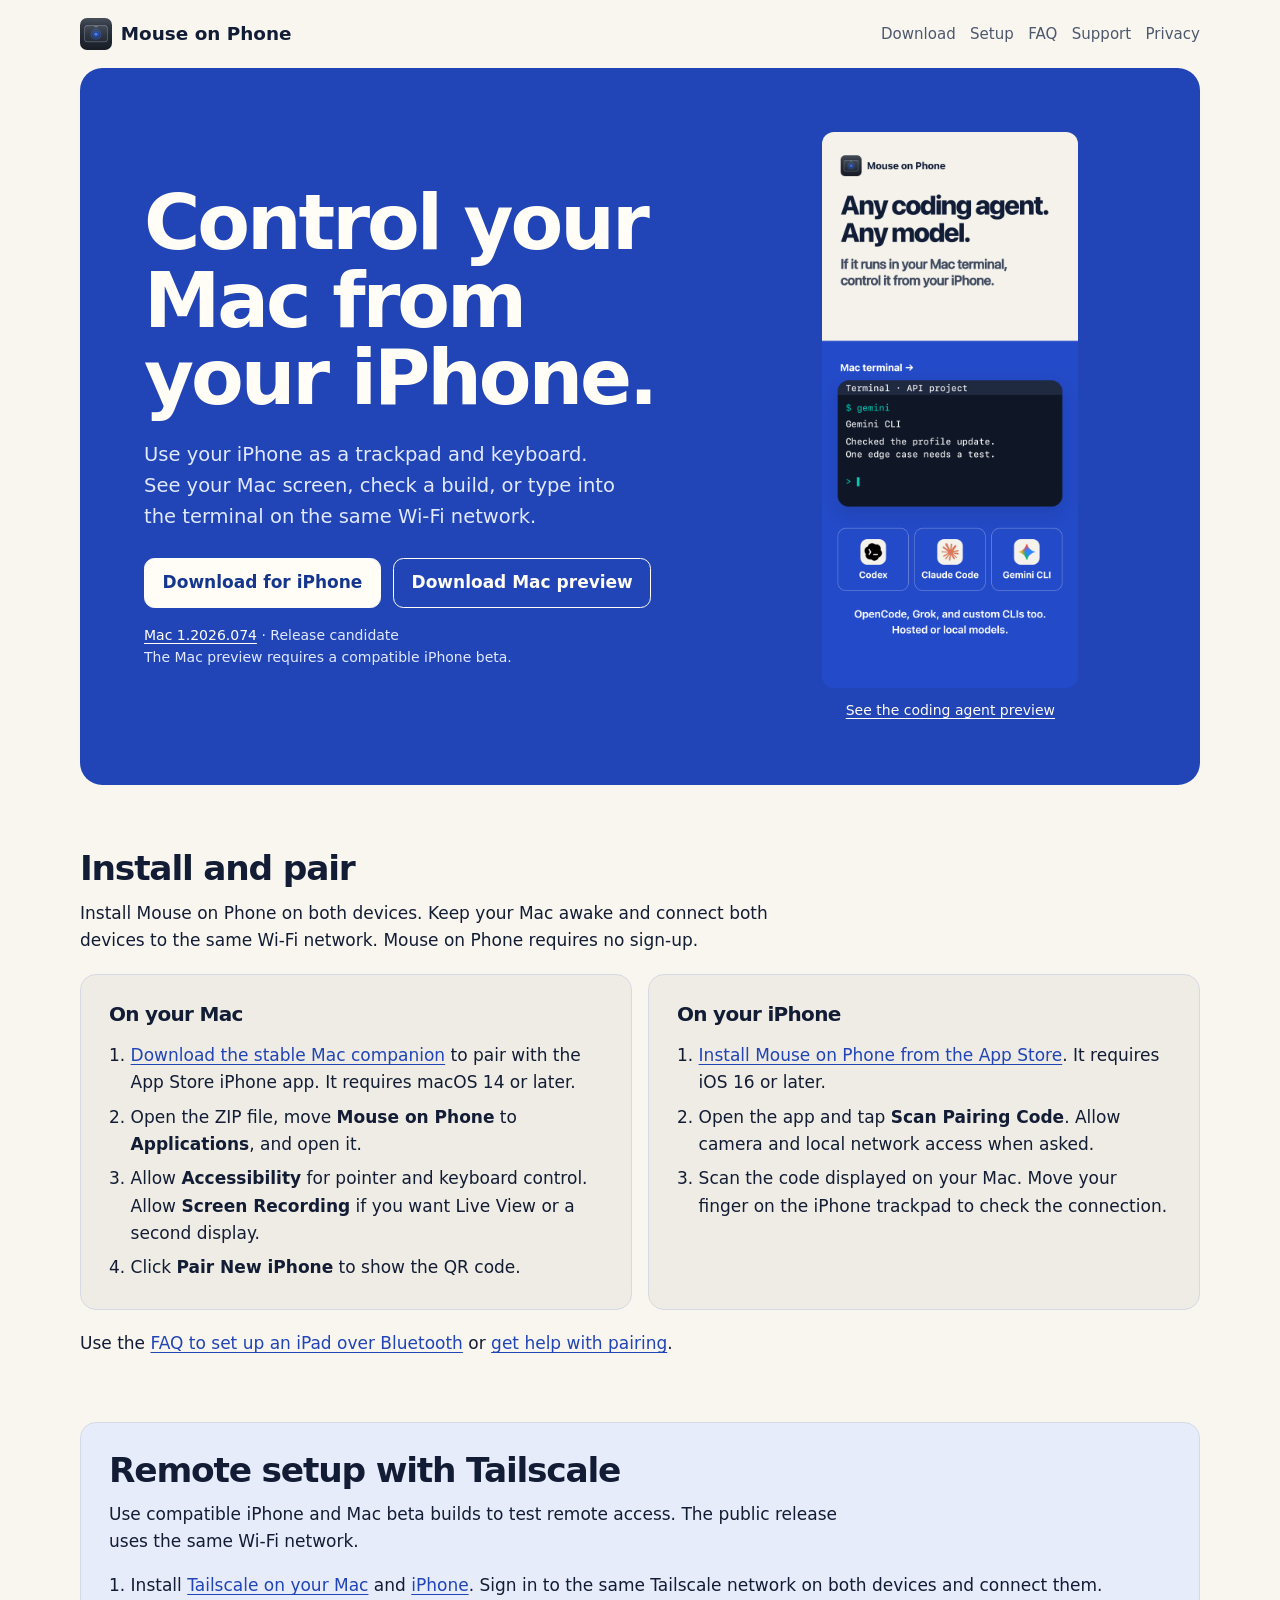
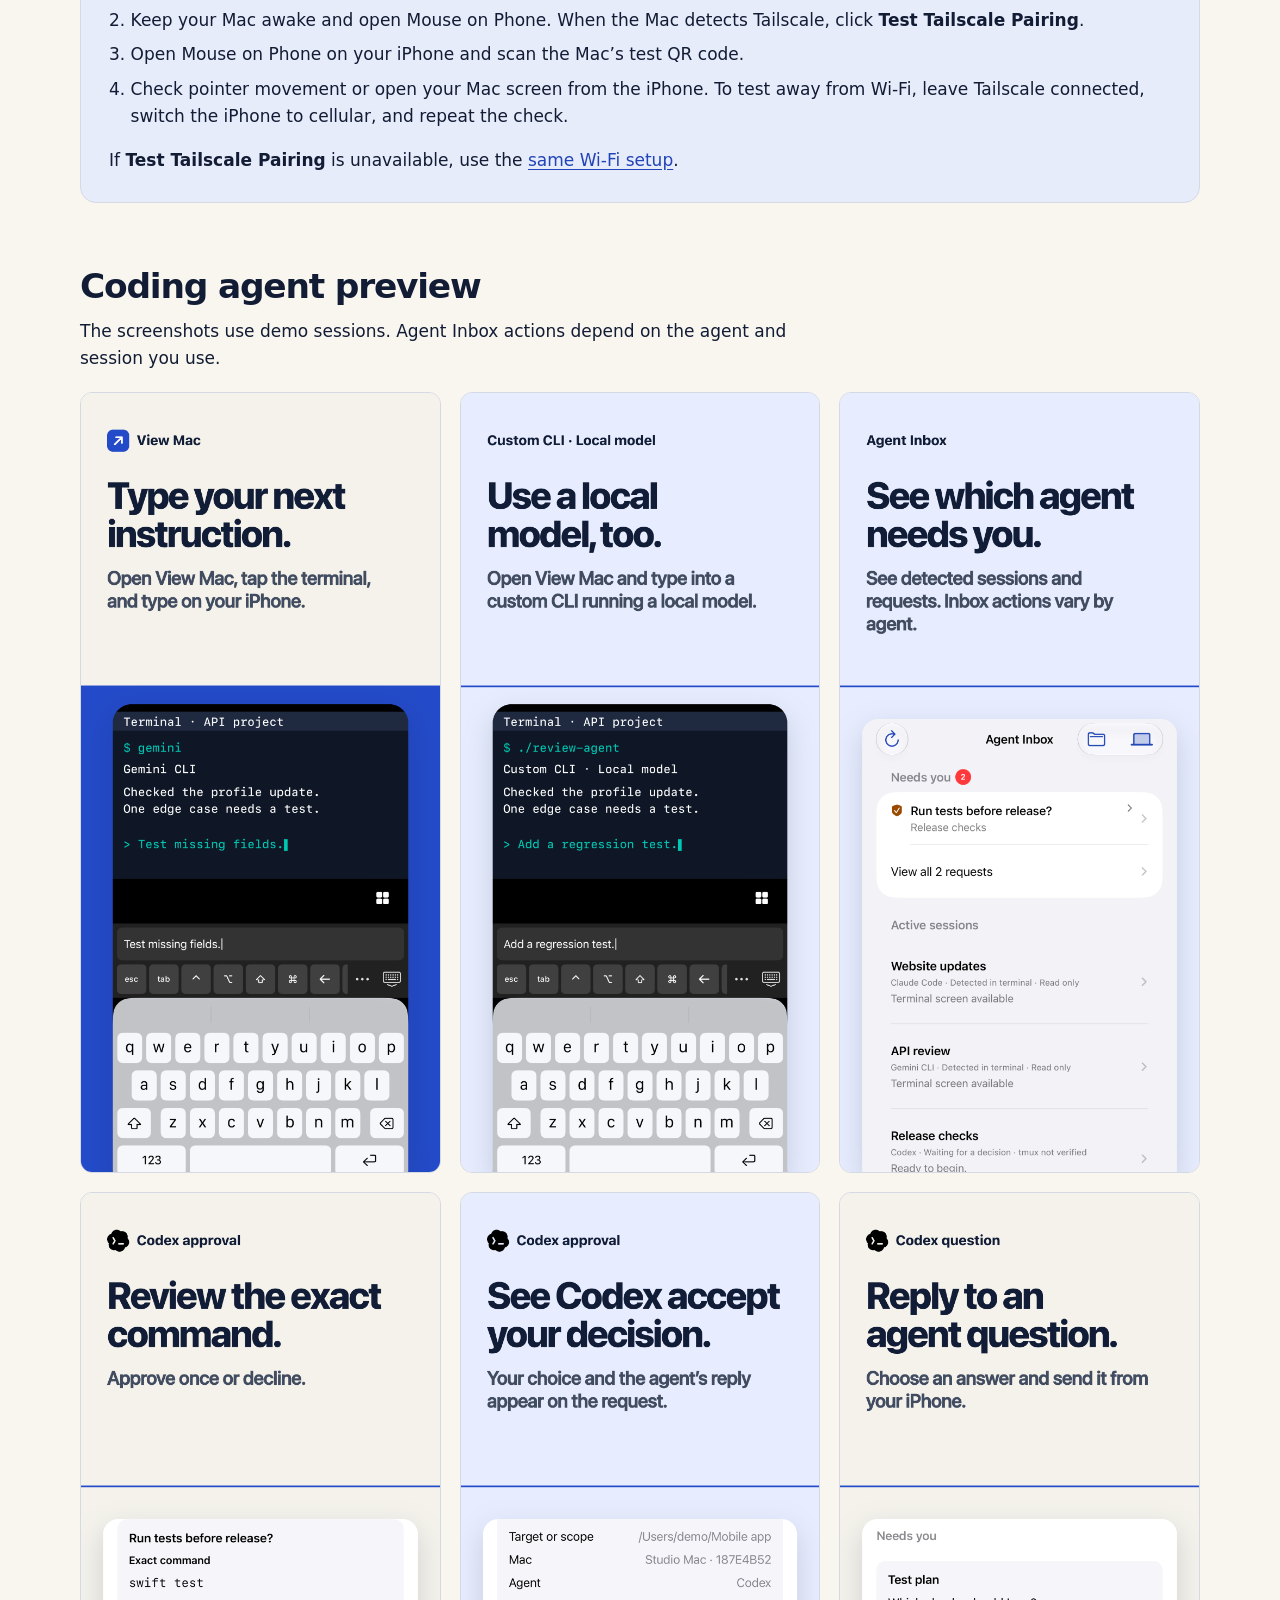
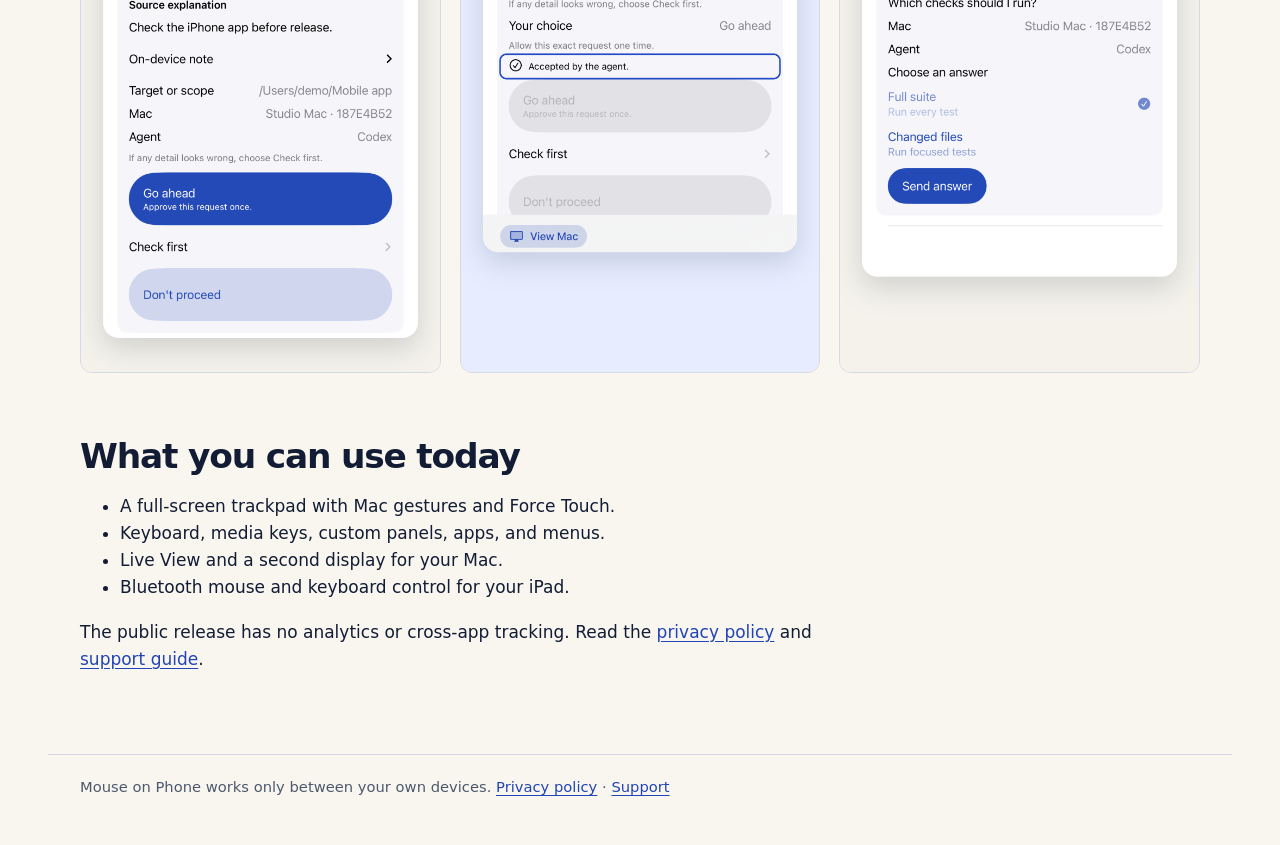
<file: index.html>
<!doctype html>
<html lang="en">
<head>
<meta charset="utf-8">
<meta name="viewport" content="width=device-width, initial-scale=1">
<title>Mouse on Phone</title>
<link rel="icon" type="image/png" href="./app-icon.png">
<link rel="stylesheet" href="./style.css">
</head>
<body>
<header class="top">
  <a class="brand" href="./">
    <img src="./app-icon.png" width="32" height="32" alt="">
    Mouse on Phone
  </a>
  <nav aria-label="Site">
    <a href="./#download">Download</a>
    <a href="./#setup">Setup</a>
    <a href="./faq/">FAQ</a>
    <a href="./support/">Support</a>
    <a href="./privacy/">Privacy</a>
  </nav>
</header>
<main class="home">
<section class="hero" id="download" aria-labelledby="hero-title">
  <div class="hero-copy">
    <h1 id="hero-title">Control your Mac from your iPhone.</h1>
    <p class="hero-lead">Use your iPhone as a trackpad and keyboard. See your Mac screen, check a build, or type into the terminal on the same Wi-Fi network.</p>
    <div class="hero-actions">
      <a class="button" href="https://apps.apple.com/app/id6824015332">Download for iPhone</a>
      <a class="button secondary" href="https://github.com/thribhu/phonepad-downloads/releases/download/v1.2026.074/Mouse-on-Phone.zip">Download Mac preview</a>
    </div>
    <p class="hero-releases"><a href="https://github.com/thribhu/phonepad-downloads/releases/tag/v1.2026.074">Mac 1.2026.074</a> · Release candidate<br>The Mac preview requires a compatible iPhone beta.</p>
  </div>
  <figure class="hero-preview">
    <a href="screenshots/01.png"><img src="screenshots/01.png" width="1320" height="2868" alt="Any coding agent, any model. The Mac terminal and logos for Codex, Claude Code, and Gemini CLI introduce control for hosted or local models."></a>
    <figcaption><a href="#agent-preview">See the coding agent preview</a></figcaption>
  </figure>
</section>
<section id="setup" class="home-section">
<h2 id="install-and-pair">Install and pair</h2>
<p>Install Mouse on Phone on both devices. Keep your Mac awake and connect both devices to the same Wi-Fi network. Mouse on Phone requires no sign-up.</p>
<div class="install-grid">
<section id="on-your-mac" class="install-step">
<h3>On your Mac</h3>
<ol type="1">
<li><a href="https://github.com/thribhu/phonepad-downloads/releases/latest/download/Mouse-on-Phone.zip">Download the stable Mac companion</a> to pair with the App Store iPhone app. It requires macOS 14 or later.</li>
<li>Open the ZIP file, move <strong>Mouse on Phone</strong> to <strong>Applications</strong>, and open it.</li>
<li>Allow <strong>Accessibility</strong> for pointer and keyboard control. Allow <strong>Screen Recording</strong> if you want Live View or a second display.</li>
<li>Click <strong>Pair New iPhone</strong> to show the QR code.</li>
</ol>
</section>
<section id="on-your-iphone" class="install-step">
<h3>On your iPhone</h3>
<ol type="1">
<li><a href="https://apps.apple.com/app/id6824015332">Install Mouse on Phone from the App Store</a>. It requires iOS 16 or later.</li>
<li>Open the app and tap <strong>Scan Pairing Code</strong>. Allow camera and local network access when asked.</li>
<li>Scan the code displayed on your Mac. Move your finger on the iPhone trackpad to check the connection.</li>
</ol>
</section>
</div>
<p>Use the <a href="faq/#controls">FAQ to set up an iPad over Bluetooth</a> or <a href="support/">get help with pairing</a>.</p>
</section>
<section id="remote-setup" class="home-section remote-setup">
<h2 id="remote-setup-with-tailscale">Remote setup with Tailscale</h2>
<p>Use compatible iPhone and Mac beta builds to test remote access. The public release uses the same Wi-Fi network.</p>
<ol type="1">
<li>Install <a href="https://tailscale.com/docs/install/mac">Tailscale on your Mac</a> and <a href="https://tailscale.com/docs/install/ios">iPhone</a>. Sign in to the same Tailscale network on both devices and connect them.</li>
<li>Keep your Mac awake and open Mouse on Phone. When the Mac detects Tailscale, click <strong>Test Tailscale Pairing</strong>.</li>
<li>Open Mouse on Phone on your iPhone and scan the Mac’s test QR code.</li>
<li>Check pointer movement or open your Mac screen from the iPhone. To test away from Wi-Fi, leave Tailscale connected, switch the iPhone to cellular, and repeat the check.</li>
</ol>
<p>If <strong>Test Tailscale Pairing</strong> is unavailable, use the <a href="#setup">same Wi-Fi setup</a>.</p>
</section>
<section class="home-section" id="agent-preview" aria-labelledby="preview-title">
  <h2 id="preview-title">Coding agent preview</h2>
  <p>The screenshots use demo sessions. Agent Inbox actions depend on the agent and session you use.</p>
  <ul class="screenshot-grid" role="list">
    <li><a href="screenshots/02.png"><img src="screenshots/02.png" width="1320" height="2868" loading="lazy" decoding="async" alt="View Mac shows the iPhone keyboard sending a follow-up to Gemini CLI."></a></li>
    <li><a href="screenshots/03.png"><img src="screenshots/03.png" width="1320" height="2868" loading="lazy" decoding="async" alt="View Mac shows the iPhone keyboard sending a follow-up to a custom command-line agent that uses a local model."></a></li>
    <li><a href="screenshots/04.png"><img src="screenshots/04.png" width="1320" height="2868" loading="lazy" decoding="async" alt="Agent Inbox lists pending requests and detected Codex, Claude Code, and Gemini CLI sessions."></a></li>
    <li><a href="screenshots/05.png"><img src="screenshots/05.png" width="1320" height="2868" loading="lazy" decoding="async" alt="A Codex request shows the exact swift test command with options to approve once or decline."></a></li>
    <li><a href="screenshots/06.png"><img src="screenshots/06.png" width="1320" height="2868" loading="lazy" decoding="async" alt="The demo Codex request shows the chosen response and that the agent accepted it."></a></li>
    <li><a href="screenshots/07.png"><img src="screenshots/07.png" width="1320" height="2868" loading="lazy" decoding="async" alt="A Codex question asks which tests to run, with an answer selected and a Send answer button."></a></li>
  </ul>
</section>
<section id="features" class="home-section">
<h2 id="what-you-can-use-today">What you can use today</h2>
<ul>
<li>A full-screen trackpad with Mac gestures and Force Touch.</li>
<li>Keyboard, media keys, custom panels, apps, and menus.</li>
<li>Live View and a second display for your Mac.</li>
<li>Bluetooth mouse and keyboard control for your iPad.</li>
</ul>
<p>The public release has no analytics or cross-app tracking. Read the <a href="privacy/">privacy policy</a> and <a href="support/">support guide</a>.</p>
</section>
</main>
<footer class="foot">
  <p>Mouse on Phone works only between your own devices. <a href="./privacy/">Privacy policy</a> · <a href="./support/">Support</a></p>
</footer>
</body>
</html>
</file>
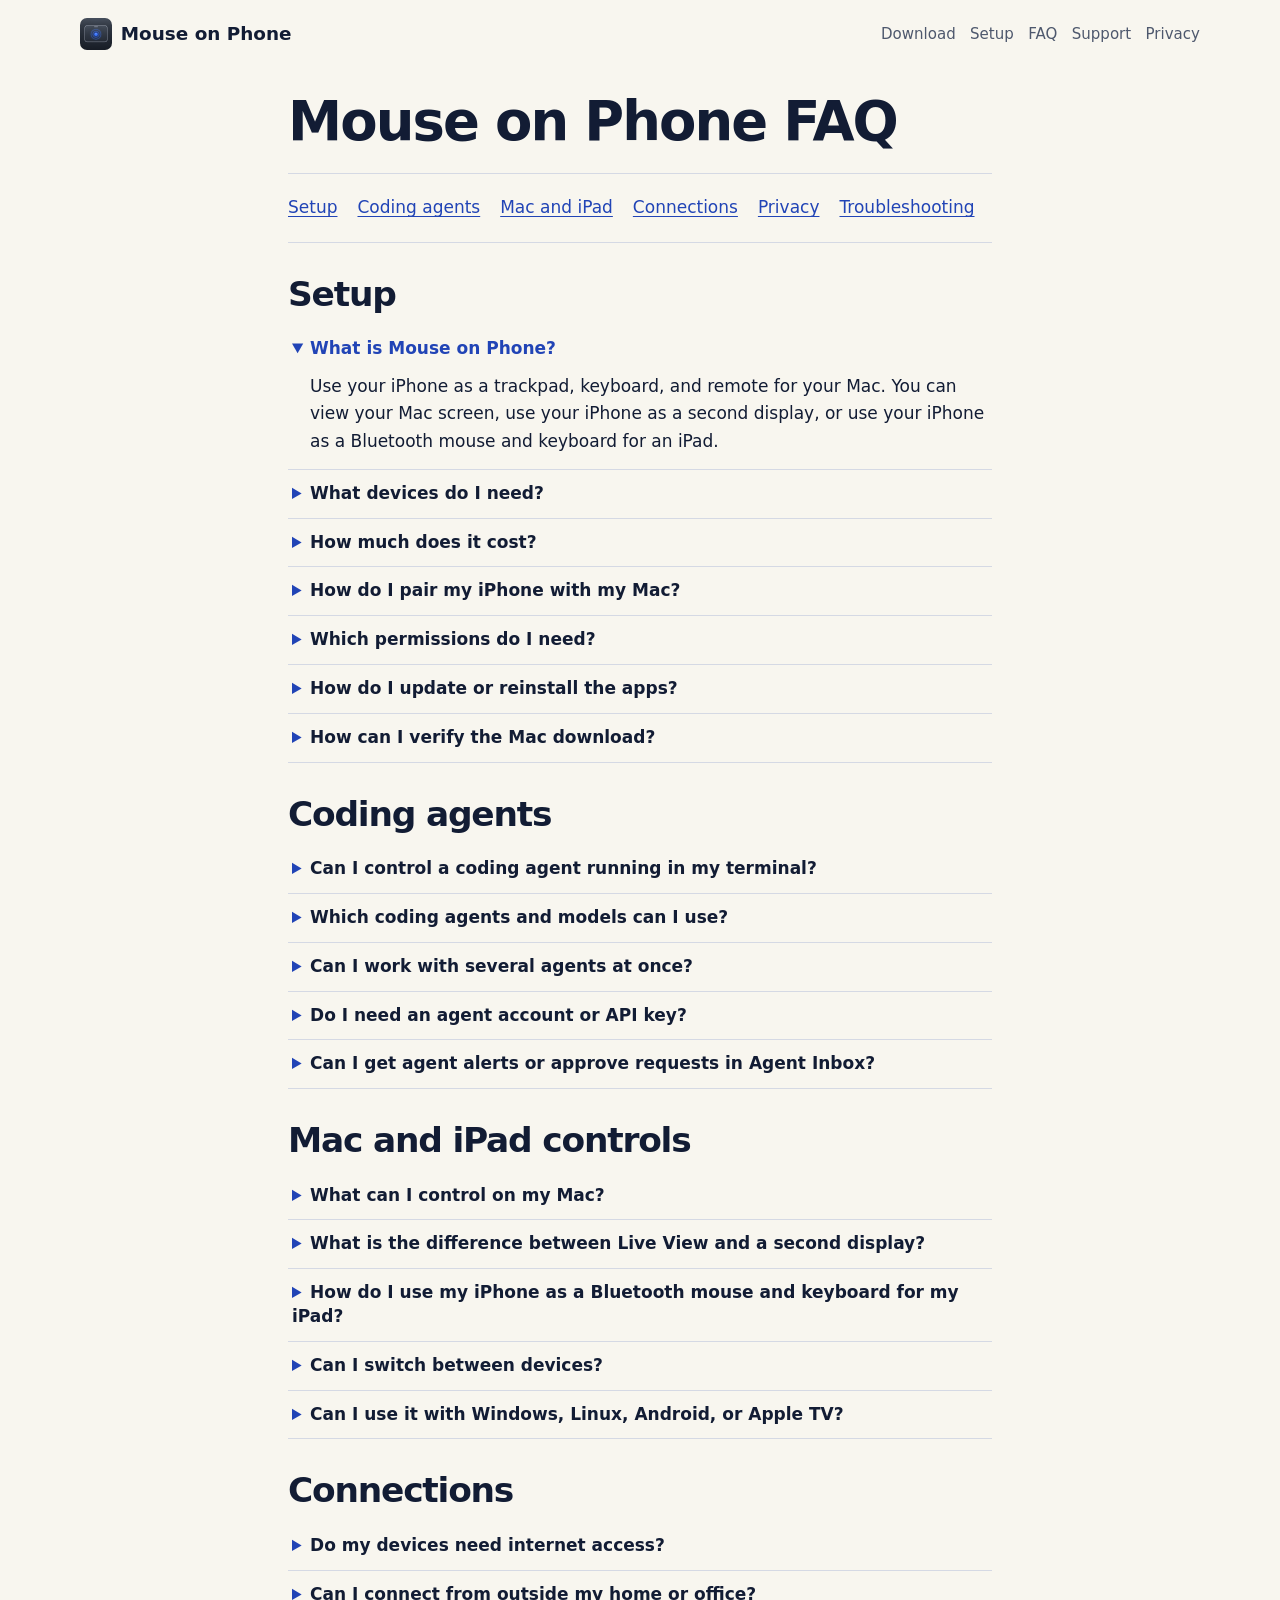
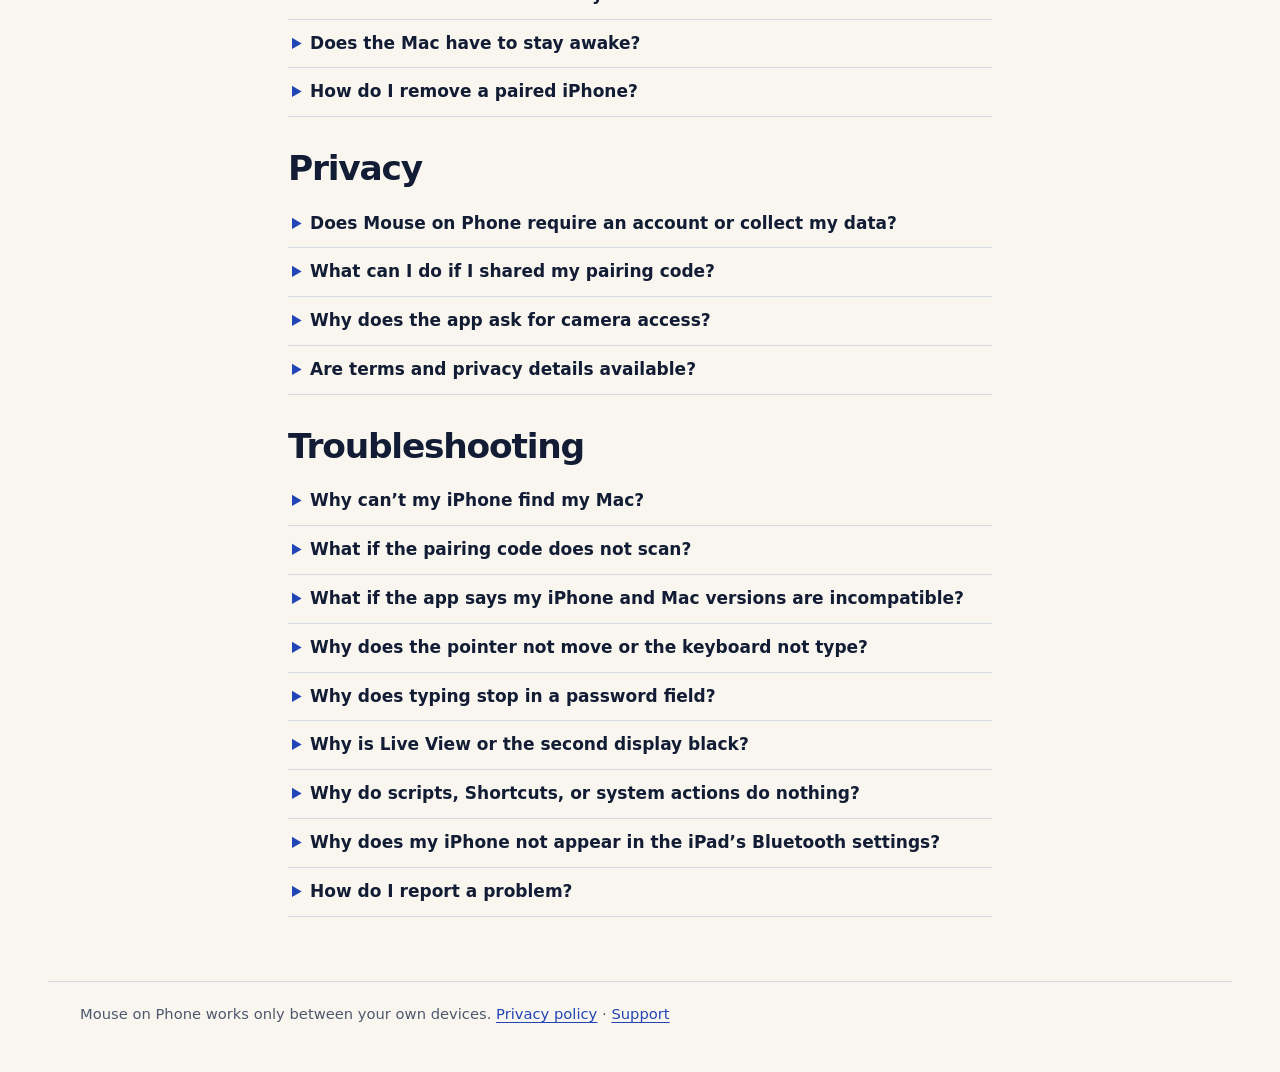
<file: faq/index.html>
<!doctype html>
<html lang="en">
<head>
<meta charset="utf-8">
<meta name="viewport" content="width=device-width, initial-scale=1">
<title>FAQ · Mouse on Phone</title>
<link rel="icon" type="image/png" href="../app-icon.png">
<link rel="stylesheet" href="../style.css">
</head>
<body>
<header class="top">
  <a class="brand" href="../">
    <img src="../app-icon.png" width="32" height="32" alt="">
    Mouse on Phone
  </a>
  <nav aria-label="Site">
    <a href="../#download">Download</a>
    <a href="../#setup">Setup</a>
    <a href="../faq/">FAQ</a>
    <a href="../support/">Support</a>
    <a href="../privacy/">Privacy</a>
  </nav>
</header>
<main class="document">
<section id="mouse-on-phone-faq" class="faq">
<h1>Mouse on Phone FAQ</h1>
<nav class="faq-topics" aria-label="FAQ topics">
<a href="#setup">Setup</a> <a href="#agents">Coding agents</a> <a href="#controls">Mac and iPad</a> <a href="#network">Connections</a> <a href="#privacy">Privacy</a> <a href="#help">Troubleshooting</a>
</nav>
<h2 id="setup">Setup</h2>
<details open>
<summary>
What is Mouse on Phone?
</summary>
<p>Use your iPhone as a trackpad, keyboard, and remote for your Mac. You can view your Mac screen, use your iPhone as a second display, or use your iPhone as a Bluetooth mouse and keyboard for an iPad.</p>
</details>
<details>
<summary>
What devices do I need?
</summary>
<p>For Mac control, use an iPhone with iOS 16 or later and a Mac with macOS 14 or later. Install <a href="https://apps.apple.com/app/id6824015332">the iPhone app</a> and the <a href="https://github.com/thribhu/phonepad-downloads/releases/latest/download/Mouse-on-Phone.zip">Mac companion</a>. For iPad control, install Mouse on Phone on the iPhone and iPad and pair them over Bluetooth. This setup works without a Mac.</p>
</details>
<details>
<summary>
How much does it cost?
</summary>
<p>The iPhone app is a one-time App Store purchase. See the <a href="https://apps.apple.com/app/id6824015332">App Store listing</a> for your local price. The Mac companion is a free download.</p>
</details>
<details>
<summary>
How do I pair my iPhone with my Mac?
</summary>
<ol type="1">
<li>Put the iPhone and Mac on the same Wi-Fi network. Keep the Mac awake.</li>
<li>Open the Mac download, move <strong>Mouse on Phone</strong> to <strong>Applications</strong>, and open it.</li>
<li>In the Mac app, click <strong>Pair New iPhone</strong>.</li>
<li>In the iPhone app, tap <strong>Scan Pairing Code</strong> and scan the code shown on your Mac.</li>
</ol>
</details>
<details>
<summary>
Which permissions do I need?
</summary>
<p>Allow <strong>Local Network</strong> on your iPhone for Mac connections and <strong>Camera</strong> to scan the pairing code. Allow <strong>Accessibility</strong> on your Mac for pointer and keyboard control. Allow <strong>Screen &amp; System Audio Recording</strong> for Live View and the second display. If you use iPad control, allow Bluetooth.</p>
</details>
<details>
<summary>
How do I update or reinstall the apps?
</summary>
<p>On your iPhone, use the App Store. Download the app again with the Apple Account you used to buy it. For the Mac, check the <a href="https://github.com/thribhu/phonepad-downloads/releases">release history</a> and install the new companion in Applications.</p>
</details>
<details>
<summary>
How can I verify the Mac download?
</summary>
<p>Use the <a href="https://github.com/thribhu/phonepad-downloads/releases/latest/download/Mouse-on-Phone.zip">Mac download on this site</a>. The developer signs the app and Apple notarizes it. To check the zip, run <code>shasum -a 256 Mouse-on-Phone.zip</code> in the folder where you saved it. Compare the result with the SHA-256 checksum on the <a href="https://github.com/thribhu/phonepad-downloads/releases">release page</a>.</p>
</details>
<h2 id="agents">Coding agents</h2>
<details>
<summary>
Can I control a coding agent running in my terminal?
</summary>
<p>Yes. Start your agent on the Mac. On your iPhone, open <strong>Mirror Display</strong> from the trackpad’s display menu to see your Mac and use the keyboard. Tap the terminal window before you type. You can read the output, send a follow-up, or answer a prompt in the same session.</p>
</details>
<details>
<summary>
Which coding agents and models can I use?
</summary>
<p>You can control the terminal session of any coding agent you can run on your Mac, including Codex, Claude Code, Gemini CLI, OpenCode, Grok, or a custom command-line agent. The agent uses its own local or cloud model and its usual settings. Mouse on Phone sends your input to the Mac terminal.</p>
</details>
<details>
<summary>
Can I work with several agents at once?
</summary>
<p>Yes. Run agents in separate terminal windows or tabs on your Mac. Use the trackpad or Mirror Display to select the session you want. You can ask one agent to write a change and another to review it.</p>
</details>
<details>
<summary>
Do I need an agent account or API key?
</summary>
<p>Mouse on Phone requires no sign-up. Set up each agent on your Mac as you normally would. If the agent needs a subscription, account, or API key, use that agent’s own setup.</p>
</details>
<details>
<summary>
Can I get agent alerts or approve requests in Agent Inbox?
</summary>
<p>Agent Inbox and closed-app agent alerts are in development. In test builds, direct actions depend on what the agent and session support. With the public release, use Mirror Display and the keyboard to respond to a request in your Mac terminal.</p>
</details>
<h2 id="controls">Mac and iPad controls</h2>
<details>
<summary>
What can I control on my Mac?
</summary>
<p>Move the pointer, click, scroll, zoom, type, use keyboard shortcuts, and adjust media playback. Mac controls also give you access to apps, menus, and custom panels. You can enable additional actions, such as scripts and Shortcuts, in the Mac app.</p>
</details>
<details>
<summary>
What is the difference between Live View and a second display?
</summary>
<p>Open <strong>Controls → Live View</strong> to see your Mac screen, a window, or a region. Use the trackpad’s display menu to open <strong>Extend Display</strong> and move a window to your iPhone, or <strong>Mirror Display</strong> to see your existing desktop with keyboard controls.</p>
</details>
<details>
<summary>
How do I use my iPhone as a Bluetooth mouse and keyboard for my iPad?
</summary>
<ol type="1">
<li>On your iPhone, open Mouse on Phone and tap <strong>Control an iPad over Bluetooth</strong>.</li>
<li>On your iPad, open Mouse on Phone and choose <strong>Control This iPad → Use an iPhone as the Trackpad</strong>.</li>
<li>Select your iPhone in the app and accept the pairing request on both devices.</li>
</ol>
<p>You can point, click, scroll, type, and use media keys. iPad multi-finger trackpad gestures require an Apple trackpad.</p>
</details>
<details>
<summary>
Can I switch between devices?
</summary>
<p>Yes. Pair each Mac separately. Use the <strong>Devices</strong> button by <strong>Settings</strong> on the iPhone trackpad to switch between Macs and connected iPads. When multiple iPads are connected, your input goes to the one you select.</p>
</details>
<details>
<summary>
Can I use it with Windows, Linux, Android, or Apple TV?
</summary>
<p>The public app supports Mac control and Bluetooth control of an iPad. Windows, Linux, Android, and Apple TV control are outside the public release.</p>
</details>
<h2 id="network">Connections</h2>
<details>
<summary>
Do my devices need internet access?
</summary>
<p>For Mac control, the iPhone and Mac must be able to reach each other on the same local network. That connection does not require internet access. Downloads and cloud-based coding agents can still need internet. For iPad control, use Bluetooth.</p>
</details>
<details>
<summary>
Can I connect from outside my home or office?
</summary>
<p>The public release uses the same local network. If you have compatible iPhone and Mac beta builds, follow the <a href="../#remote-setup">Tailscale remote setup guide</a> to test a connection from a different network.</p>
</details>
<details>
<summary>
Does the Mac have to stay awake?
</summary>
<p>Yes. Keep the Mac awake and connected to the network while you use the app. If your Mac goes to sleep when you close its lid, reconnect after you wake it.</p>
</details>
<details>
<summary>
How do I remove a paired iPhone?
</summary>
<p>Open Mouse on Phone on the Mac and click <strong>Revoke</strong> next to the iPhone. If you want to connect it later, click <strong>Pair New iPhone</strong> to generate a new code.</p>
</details>
<h2 id="privacy">Privacy</h2>
<details>
<summary>
Does Mouse on Phone require an account or collect my data?
</summary>
<p>You do not need a Mouse on Phone account. The public release has no ads, analytics, or cross-app tracking. Your keyboard input and Mac screen images travel over an encrypted connection between your paired devices. Crash reports stay on your device until you choose to share them. Read the <a href="../privacy/">privacy policy</a> for details.</p>
</details>
<details>
<summary>
What can I do if I shared my pairing code?
</summary>
<p>Pair your own devices in person. If someone used your code to pair a device, open Mouse on Phone on your Mac and click <strong>Revoke</strong> next to that device.</p>
</details>
<details>
<summary>
Why does the app ask for camera access?
</summary>
<p>The iPhone camera scans the pairing QR code. The app does not store those camera images.</p>
</details>
<details>
<summary>
Are terms and privacy details available?
</summary>
<p>Read <a href="https://www.apple.com/legal/internet-services/itunes/dev/stdeula/">Apple’s standard App Store license</a> and the <a href="../privacy/">Mouse on Phone privacy policy</a>.</p>
</details>
<h2 id="help">Troubleshooting</h2>
<details>
<summary>
Why can’t my iPhone find my Mac?
</summary>
<p>Open Mouse on Phone on your Mac and keep it awake. Put both devices on the same Wi-Fi network. On your iPhone, go to <strong>Settings → Privacy &amp; Security → Local Network</strong> and turn on Mouse on Phone. If you are on guest Wi-Fi, try a network that lets devices communicate with each other.</p>
</details>
<details>
<summary>
What if the pairing code does not scan?
</summary>
<p>On your iPhone, allow camera access for Mouse on Phone. On your Mac, click <strong>Pair New iPhone</strong> for a fresh code. Scan the new code while both devices are on the same Wi-Fi network.</p>
</details>
<details>
<summary>
What if the app says my iPhone and Mac versions are incompatible?
</summary>
<p>Follow the message to update the app on the device it names. Get the iPhone update from the <a href="https://apps.apple.com/app/id6824015332">App Store</a> or the Mac update from the <a href="https://github.com/thribhu/phonepad-downloads/releases/latest/download/Mouse-on-Phone.zip">website download</a>. Reopen both apps and try to connect again.</p>
</details>
<details>
<summary>
Why does the pointer not move or the keyboard not type?
</summary>
<p>On your Mac, open <strong>System Settings → Privacy &amp; Security → Accessibility</strong> and turn on Mouse on Phone. If it is already on, turn it off and back on, then reopen the Mac app. If the app offers <strong>Restart Mouse on Phone</strong>, click it. For typing, click the text field or terminal on your Mac before using the keyboard.</p>
</details>
<details>
<summary>
Why does typing stop in a password field?
</summary>
<p>macOS can block remote keyboard input while secure keyboard entry is active. Type the password on your Mac, then return to the iPhone keyboard.</p>
</details>
<details>
<summary>
Why is Live View or the second display black?
</summary>
<p>On your Mac, open <strong>System Settings → Privacy &amp; Security → Screen &amp; System Audio Recording</strong>, turn on Mouse on Phone, and reopen the app.</p>
</details>
<details>
<summary>
Why do scripts, Shortcuts, or system actions do nothing?
</summary>
<p>Enable the actions you want in Mouse on Phone on your Mac. If macOS asks for permission to control System Events, allow it for the action you are trying to use.</p>
</details>
<details>
<summary>
Why does my iPhone not appear in the iPad’s Bluetooth settings?
</summary>
<p>Start pairing in Mouse on Phone on both devices. The iPhone appears in the app’s device list on your iPad. Turn on Bluetooth on both devices and accept the pairing request when it appears.</p>
</details>
<details>
<summary>
How do I report a problem?
</summary>
<p>Open <strong>Help</strong> in Mouse on Phone or read the <a href="../support/">support guide</a>. If you still need help, <a href="https://github.com/thribhu/phonepad-downloads/issues">open a GitHub issue</a> with the device models, operating system versions, and steps to reproduce the problem. If the app recorded a crash, you can share the report from <strong>Settings → Help → Share Crash Reports</strong>.</p>
</details>
</section>
</main>
<footer class="foot">
  <p>Mouse on Phone works only between your own devices. <a href="../privacy/">Privacy policy</a> · <a href="../support/">Support</a></p>
</footer>
</body>
</html>
</file>
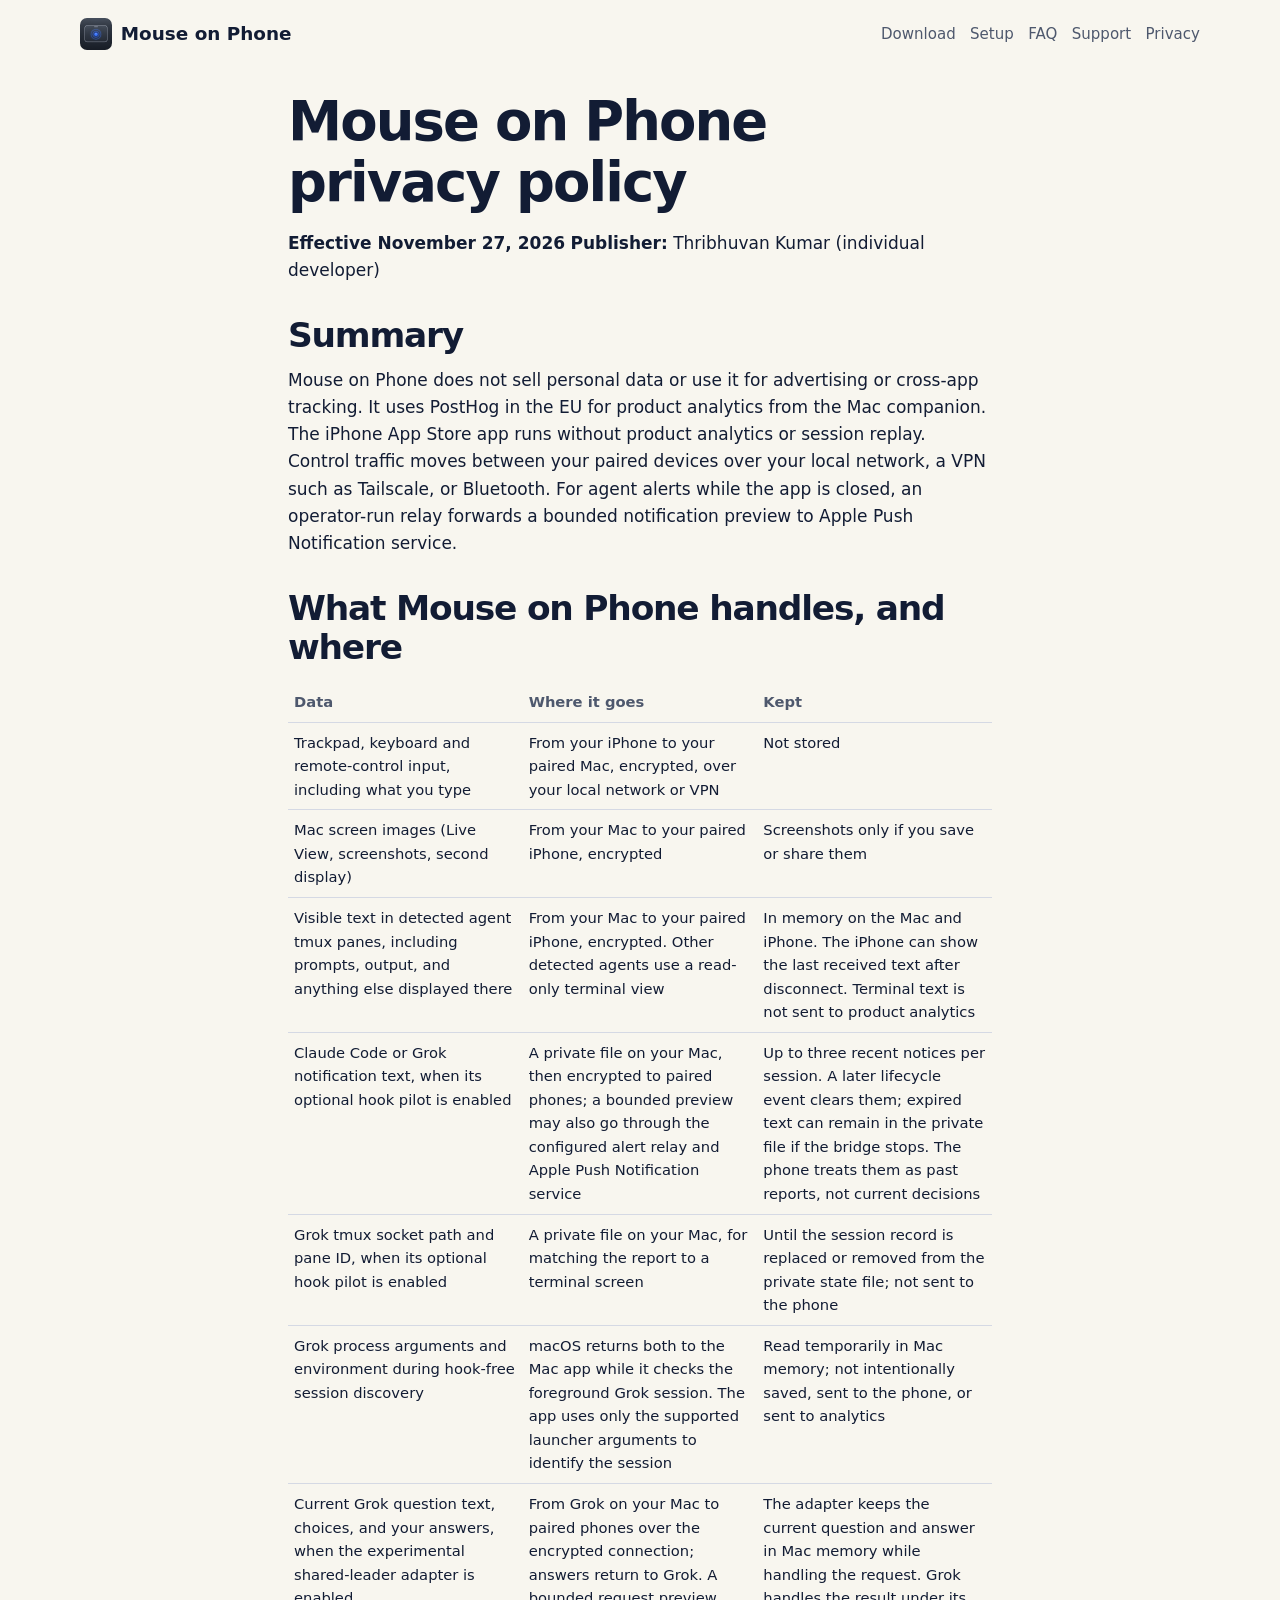
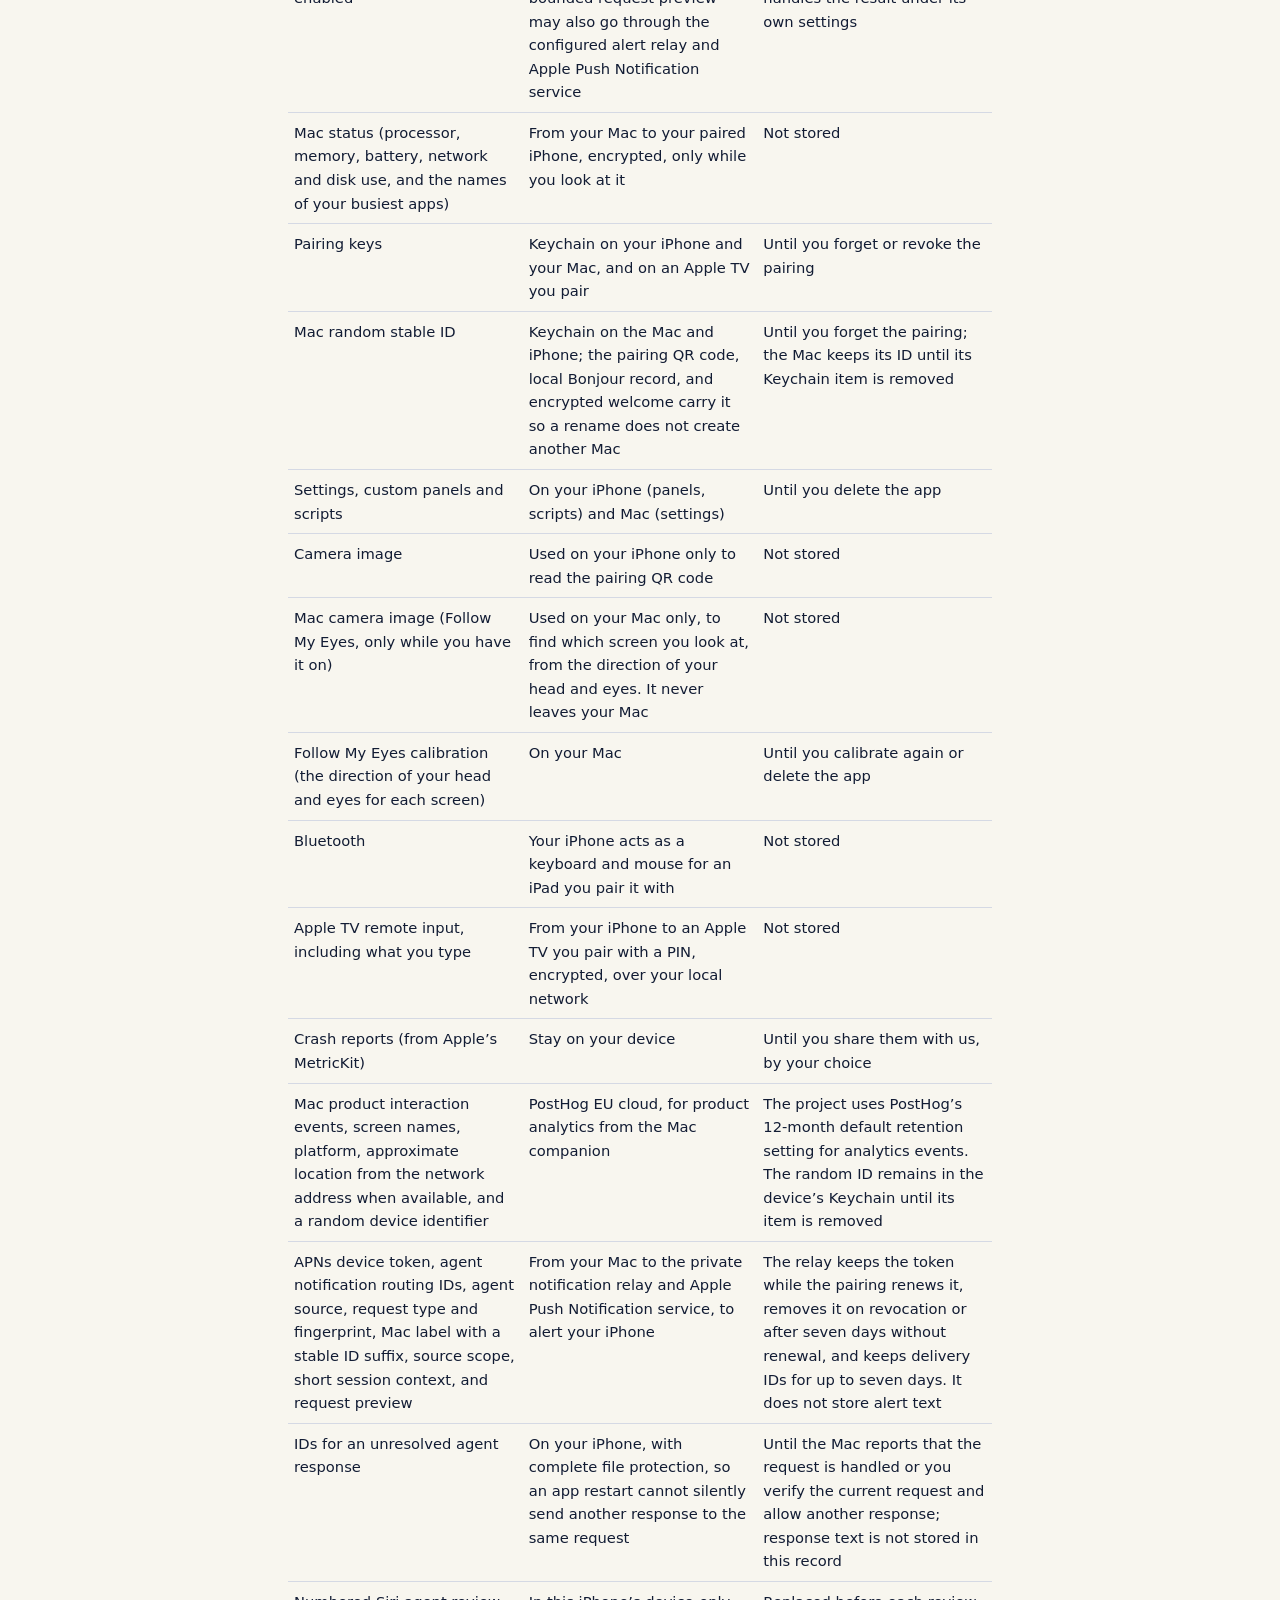
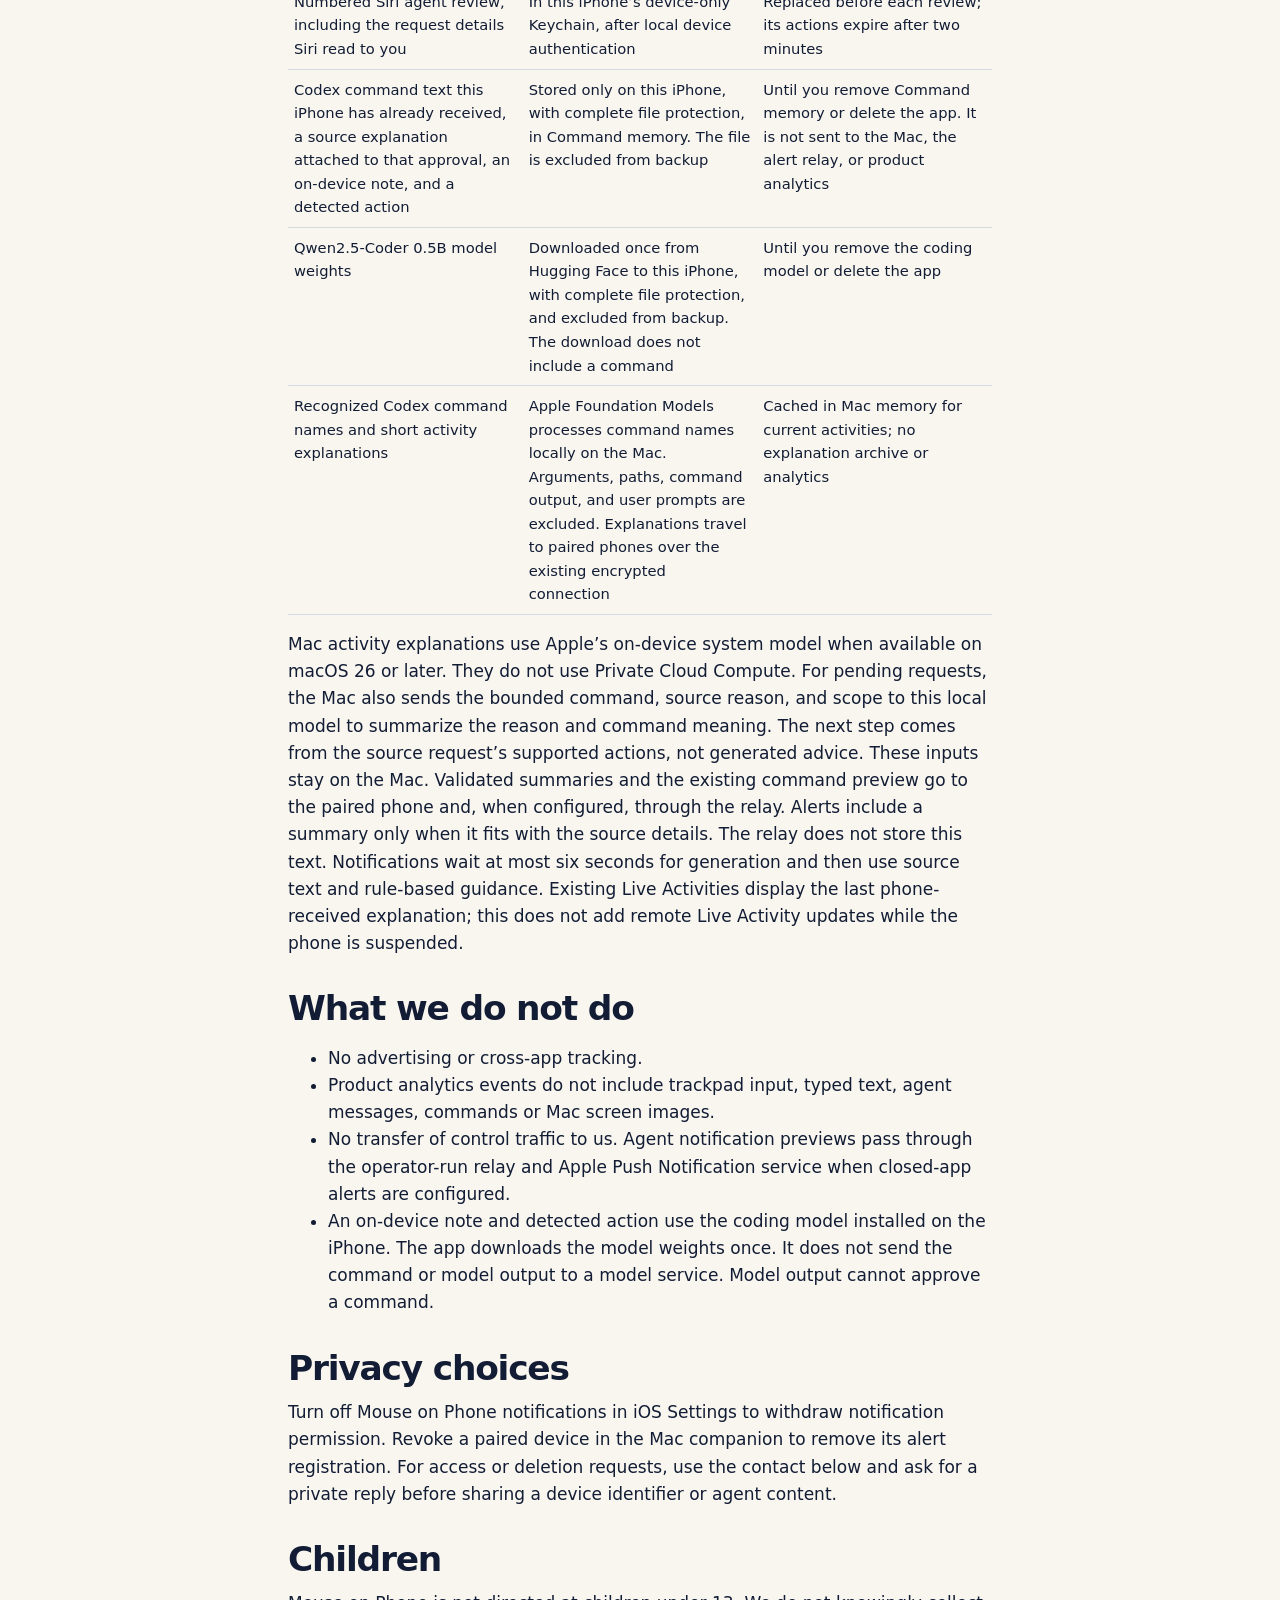
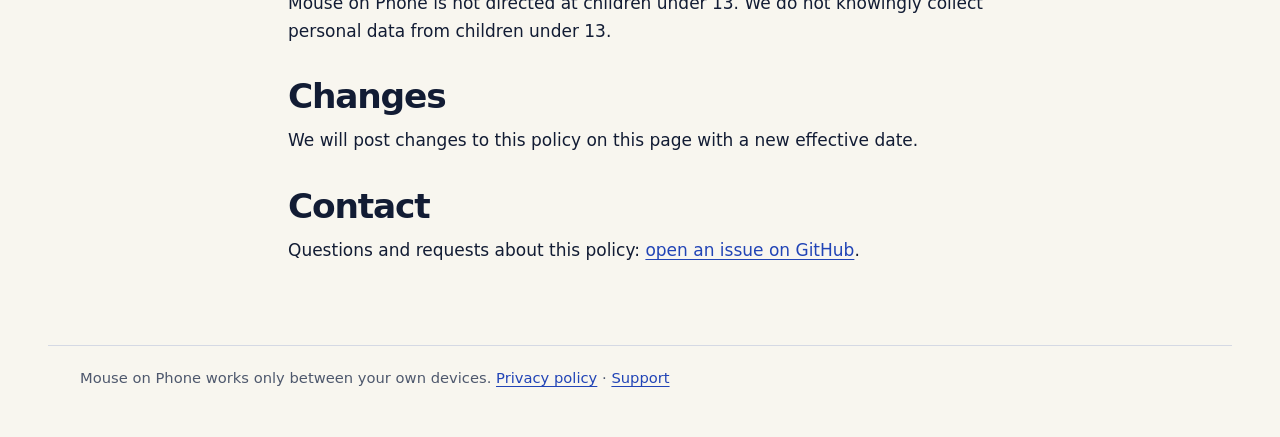
<file: privacy/index.html>
<!doctype html>
<html lang="en">
<head>
<meta charset="utf-8">
<meta name="viewport" content="width=device-width, initial-scale=1">
<title>Privacy policy · Mouse on Phone</title>
<link rel="icon" type="image/png" href="../app-icon.png">
<link rel="stylesheet" href="../style.css">
</head>
<body>
<header class="top">
  <a class="brand" href="../">
    <img src="../app-icon.png" width="32" height="32" alt="">
    Mouse on Phone
  </a>
  <nav aria-label="Site">
    <a href="../#download">Download</a>
    <a href="../#setup">Setup</a>
    <a href="../faq/">FAQ</a>
    <a href="../support/">Support</a>
    <a href="../privacy/">Privacy</a>
  </nav>
</header>
<main class="document">
<h1 id="mouse-on-phone-privacy-policy">Mouse on Phone privacy policy</h1>
<p><strong>Effective November 27, 2026</strong> <strong>Publisher:</strong> Thribhuvan Kumar (individual developer)</p>
<h2 id="summary">Summary</h2>
<p>Mouse on Phone does not sell personal data or use it for advertising or cross-app tracking. It uses PostHog in the EU for product analytics from the Mac companion. The iPhone App Store app runs without product analytics or session replay. Control traffic moves between your paired devices over your local network, a VPN such as Tailscale, or Bluetooth. For agent alerts while the app is closed, an operator-run relay forwards a bounded notification preview to Apple Push Notification service.</p>
<h2 id="what-mouse-on-phone-handles-and-where">What Mouse on Phone handles, and where</h2>
<table>
<colgroup>
<col style="width: 33%" />
<col style="width: 33%" />
<col style="width: 33%" />
</colgroup>
<thead>
<tr>
<th>Data</th>
<th>Where it goes</th>
<th>Kept</th>
</tr>
</thead>
<tbody>
<tr>
<td>Trackpad, keyboard and remote-control input, including what you type</td>
<td>From your iPhone to your paired Mac, encrypted, over your local network or VPN</td>
<td>Not stored</td>
</tr>
<tr>
<td>Mac screen images (Live View, screenshots, second display)</td>
<td>From your Mac to your paired iPhone, encrypted</td>
<td>Screenshots only if you save or share them</td>
</tr>
<tr>
<td>Visible text in detected agent tmux panes, including prompts, output, and anything else displayed there</td>
<td>From your Mac to your paired iPhone, encrypted. Other detected agents use a read-only terminal view</td>
<td>In memory on the Mac and iPhone. The iPhone can show the last received text after disconnect. Terminal text is not sent to product analytics</td>
</tr>
<tr>
<td>Claude Code or Grok notification text, when its optional hook pilot is enabled</td>
<td>A private file on your Mac, then encrypted to paired phones; a bounded preview may also go through the configured alert relay and Apple Push Notification service</td>
<td>Up to three recent notices per session. A later lifecycle event clears them; expired text can remain in the private file if the bridge stops. The phone treats them as past reports, not current decisions</td>
</tr>
<tr>
<td>Grok tmux socket path and pane ID, when its optional hook pilot is enabled</td>
<td>A private file on your Mac, for matching the report to a terminal screen</td>
<td>Until the session record is replaced or removed from the private state file; not sent to the phone</td>
</tr>
<tr>
<td>Grok process arguments and environment during hook-free session discovery</td>
<td>macOS returns both to the Mac app while it checks the foreground Grok session. The app uses only the supported launcher arguments to identify the session</td>
<td>Read temporarily in Mac memory; not intentionally saved, sent to the phone, or sent to analytics</td>
</tr>
<tr>
<td>Current Grok question text, choices, and your answers, when the experimental shared-leader adapter is enabled</td>
<td>From Grok on your Mac to paired phones over the encrypted connection; answers return to Grok. A bounded request preview may also go through the configured alert relay and Apple Push Notification service</td>
<td>The adapter keeps the current question and answer in Mac memory while handling the request. Grok handles the result under its own settings</td>
</tr>
<tr>
<td>Mac status (processor, memory, battery, network and disk use, and the names of your busiest apps)</td>
<td>From your Mac to your paired iPhone, encrypted, only while you look at it</td>
<td>Not stored</td>
</tr>
<tr>
<td>Pairing keys</td>
<td>Keychain on your iPhone and your Mac, and on an Apple TV you pair</td>
<td>Until you forget or revoke the pairing</td>
</tr>
<tr>
<td>Mac random stable ID</td>
<td>Keychain on the Mac and iPhone; the pairing QR code, local Bonjour record, and encrypted welcome carry it so a rename does not create another Mac</td>
<td>Until you forget the pairing; the Mac keeps its ID until its Keychain item is removed</td>
</tr>
<tr>
<td>Settings, custom panels and scripts</td>
<td>On your iPhone (panels, scripts) and Mac (settings)</td>
<td>Until you delete the app</td>
</tr>
<tr>
<td>Camera image</td>
<td>Used on your iPhone only to read the pairing QR code</td>
<td>Not stored</td>
</tr>
<tr>
<td>Mac camera image (Follow My Eyes, only while you have it on)</td>
<td>Used on your Mac only, to find which screen you look at, from the direction of your head and eyes. It never leaves your Mac</td>
<td>Not stored</td>
</tr>
<tr>
<td>Follow My Eyes calibration (the direction of your head and eyes for each screen)</td>
<td>On your Mac</td>
<td>Until you calibrate again or delete the app</td>
</tr>
<tr>
<td>Bluetooth</td>
<td>Your iPhone acts as a keyboard and mouse for an iPad you pair it with</td>
<td>Not stored</td>
</tr>
<tr>
<td>Apple TV remote input, including what you type</td>
<td>From your iPhone to an Apple TV you pair with a PIN, encrypted, over your local network</td>
<td>Not stored</td>
</tr>
<tr>
<td>Crash reports (from Apple’s MetricKit)</td>
<td>Stay on your device</td>
<td>Until you share them with us, by your choice</td>
</tr>
<tr>
<td>Mac product interaction events, screen names, platform, approximate location from the network address when available, and a random device identifier</td>
<td>PostHog EU cloud, for product analytics from the Mac companion</td>
<td>The project uses PostHog’s 12-month default retention setting for analytics events. The random ID remains in the device’s Keychain until its item is removed</td>
</tr>
<tr>
<td>APNs device token, agent notification routing IDs, agent source, request type and fingerprint, Mac label with a stable ID suffix, source scope, short session context, and request preview</td>
<td>From your Mac to the private notification relay and Apple Push Notification service, to alert your iPhone</td>
<td>The relay keeps the token while the pairing renews it, removes it on revocation or after seven days without renewal, and keeps delivery IDs for up to seven days. It does not store alert text</td>
</tr>
<tr>
<td>IDs for an unresolved agent response</td>
<td>On your iPhone, with complete file protection, so an app restart cannot silently send another response to the same request</td>
<td>Until the Mac reports that the request is handled or you verify the current request and allow another response; response text is not stored in this record</td>
</tr>
<tr>
<td>Numbered Siri agent review, including the request details Siri read to you</td>
<td>In this iPhone’s device-only Keychain, after local device authentication</td>
<td>Replaced before each review; its actions expire after two minutes</td>
</tr>
<tr>
<td>Codex command text this iPhone has already received, a source explanation attached to that approval, an on-device note, and a detected action</td>
<td>Stored only on this iPhone, with complete file protection, in Command memory. The file is excluded from backup</td>
<td>Until you remove Command memory or delete the app. It is not sent to the Mac, the alert relay, or product analytics</td>
</tr>
<tr>
<td>Qwen2.5-Coder 0.5B model weights</td>
<td>Downloaded once from Hugging Face to this iPhone, with complete file protection, and excluded from backup. The download does not include a command</td>
<td>Until you remove the coding model or delete the app</td>
</tr>
<tr>
<td>Recognized Codex command names and short activity explanations</td>
<td>Apple Foundation Models processes command names locally on the Mac. Arguments, paths, command output, and user prompts are excluded. Explanations travel to paired phones over the existing encrypted connection</td>
<td>Cached in Mac memory for current activities; no explanation archive or analytics</td>
</tr>
</tbody>
</table>
<p>Mac activity explanations use Apple’s on-device system model when available on macOS 26 or later. They do not use Private Cloud Compute. For pending requests, the Mac also sends the bounded command, source reason, and scope to this local model to summarize the reason and command meaning. The next step comes from the source request’s supported actions, not generated advice. These inputs stay on the Mac. Validated summaries and the existing command preview go to the paired phone and, when configured, through the relay. Alerts include a summary only when it fits with the source details. The relay does not store this text. Notifications wait at most six seconds for generation and then use source text and rule-based guidance. Existing Live Activities display the last phone-received explanation; this does not add remote Live Activity updates while the phone is suspended.</p>
<h2 id="what-we-do-not-do">What we do not do</h2>
<ul>
<li>No advertising or cross-app tracking.</li>
<li>Product analytics events do not include trackpad input, typed text, agent messages, commands or Mac screen images.</li>
<li>No transfer of control traffic to us. Agent notification previews pass through the operator-run relay and Apple Push Notification service when closed-app alerts are configured.</li>
<li>An on-device note and detected action use the coding model installed on the iPhone. The app downloads the model weights once. It does not send the command or model output to a model service. Model output cannot approve a command.</li>
</ul>
<h2 id="privacy-choices">Privacy choices</h2>
<p>Turn off Mouse on Phone notifications in iOS Settings to withdraw notification permission. Revoke a paired device in the Mac companion to remove its alert registration. For access or deletion requests, use the contact below and ask for a private reply before sharing a device identifier or agent content.</p>
<h2 id="children">Children</h2>
<p>Mouse on Phone is not directed at children under 13. We do not knowingly collect personal data from children under 13.</p>
<h2 id="changes">Changes</h2>
<p>We will post changes to this policy on this page with a new effective date.</p>
<h2 id="contact">Contact</h2>
<p>Questions and requests about this policy: <a href="https://github.com/thribhu/phonepad-downloads/issues">open an issue on GitHub</a>.</p>
</main>
<footer class="foot">
  <p>Mouse on Phone works only between your own devices. <a href="../privacy/">Privacy policy</a> · <a href="../support/">Support</a></p>
</footer>
</body>
</html>
</file>
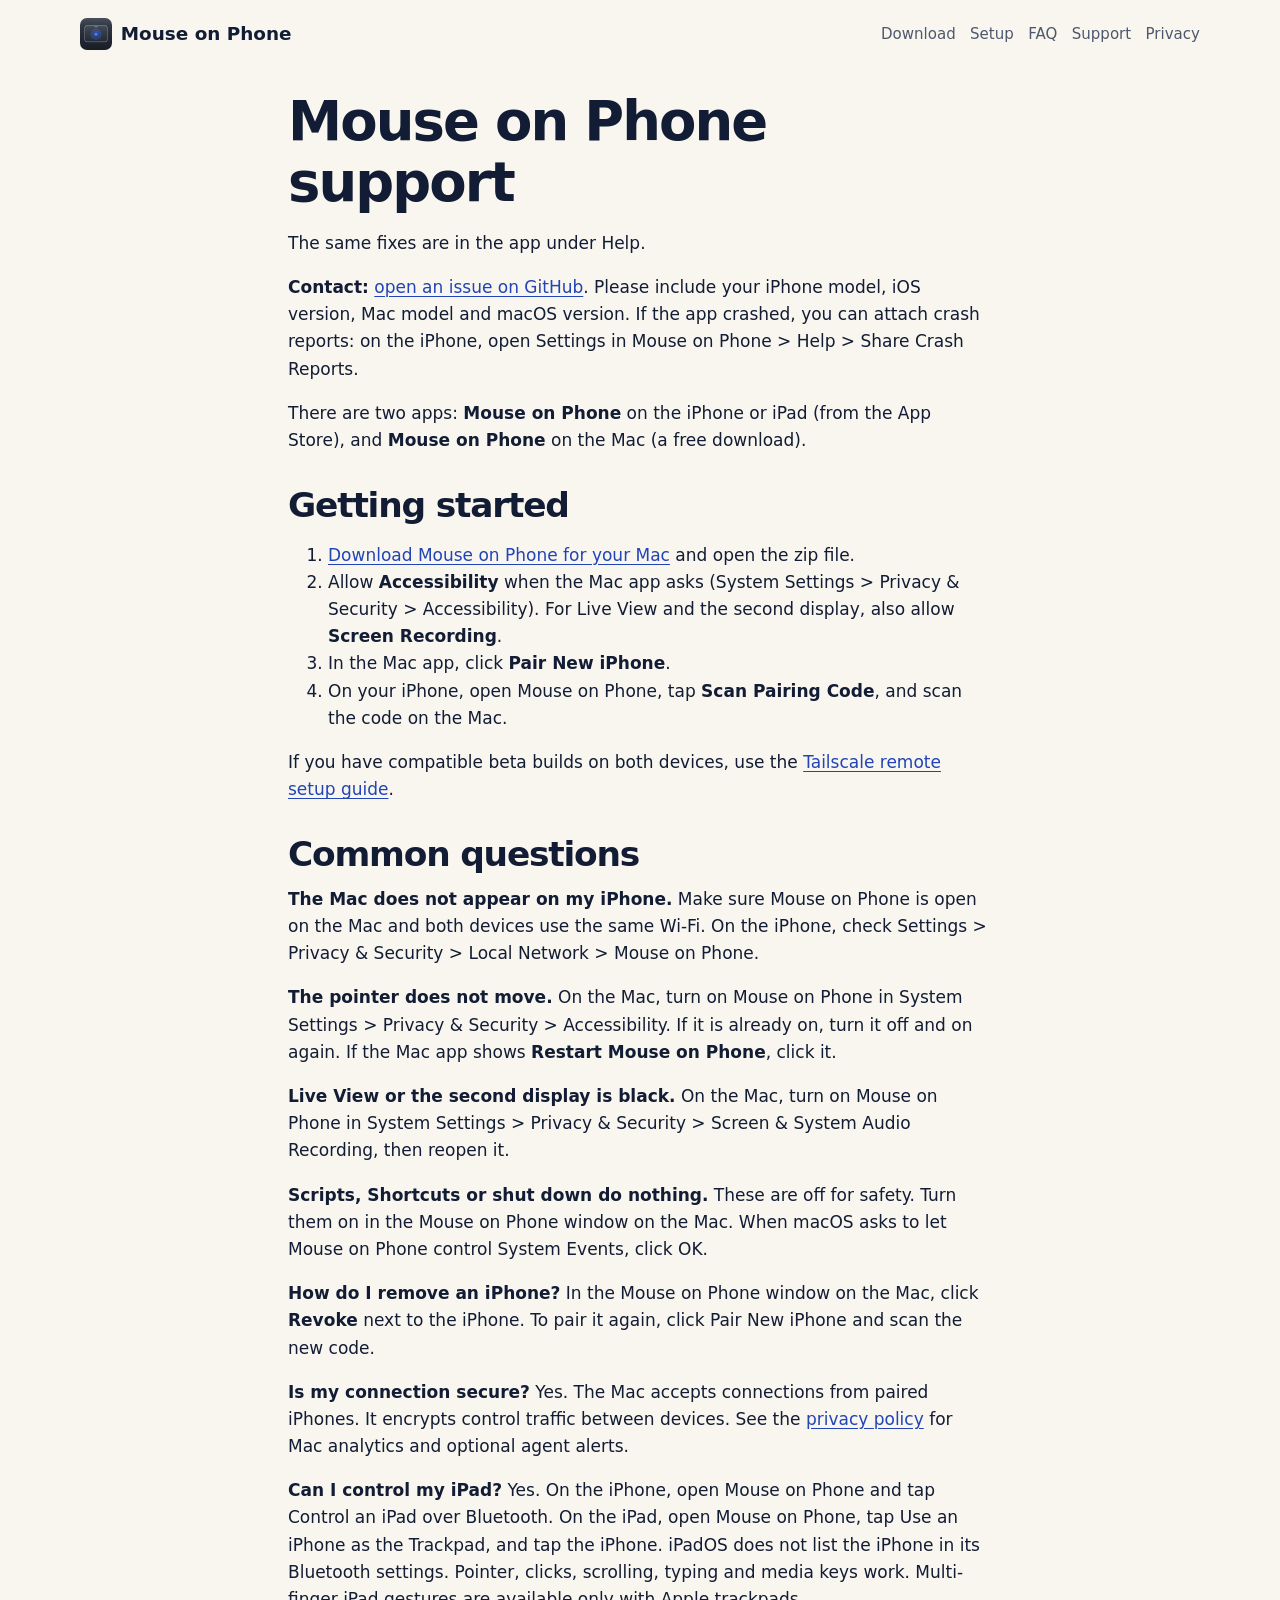
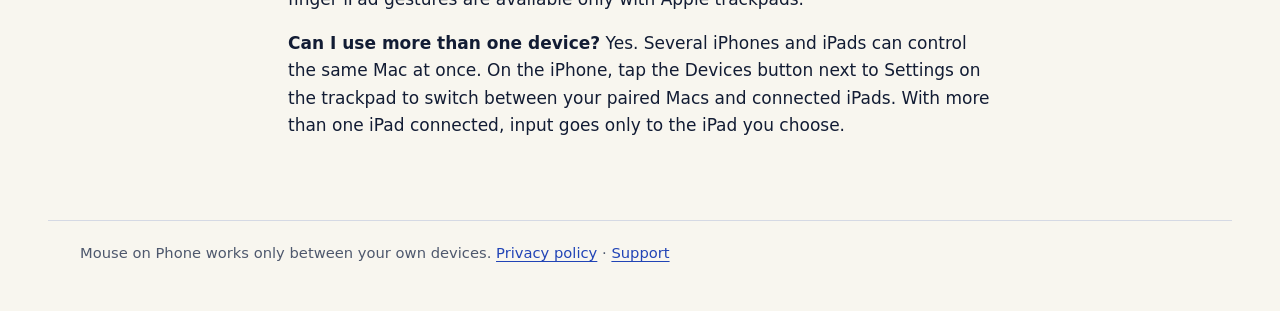
<file: support/index.html>
<!doctype html>
<html lang="en">
<head>
<meta charset="utf-8">
<meta name="viewport" content="width=device-width, initial-scale=1">
<title>Support · Mouse on Phone</title>
<link rel="icon" type="image/png" href="../app-icon.png">
<link rel="stylesheet" href="../style.css">
</head>
<body>
<header class="top">
  <a class="brand" href="../">
    <img src="../app-icon.png" width="32" height="32" alt="">
    Mouse on Phone
  </a>
  <nav aria-label="Site">
    <a href="../#download">Download</a>
    <a href="../#setup">Setup</a>
    <a href="../faq/">FAQ</a>
    <a href="../support/">Support</a>
    <a href="../privacy/">Privacy</a>
  </nav>
</header>
<main class="document">
<h1 id="mouse-on-phone-support">Mouse on Phone support</h1>
<p>The same fixes are in the app under Help.</p>
<p><strong>Contact:</strong> <a href="https://github.com/thribhu/phonepad-downloads/issues">open an issue on GitHub</a>. Please include your iPhone model, iOS version, Mac model and macOS version. If the app crashed, you can attach crash reports: on the iPhone, open Settings in Mouse on Phone &gt; Help &gt; Share Crash Reports.</p>
<p>There are two apps: <strong>Mouse on Phone</strong> on the iPhone or iPad (from the App Store), and <strong>Mouse on Phone</strong> on the Mac (a free download).</p>
<h2 id="getting-started">Getting started</h2>
<ol type="1">
<li><a href="https://github.com/thribhu/phonepad-downloads/releases/latest/download/Mouse-on-Phone.zip">Download Mouse on Phone for your Mac</a> and open the zip file.</li>
<li>Allow <strong>Accessibility</strong> when the Mac app asks (System Settings &gt; Privacy &amp; Security &gt; Accessibility). For Live View and the second display, also allow <strong>Screen Recording</strong>.</li>
<li>In the Mac app, click <strong>Pair New iPhone</strong>.</li>
<li>On your iPhone, open Mouse on Phone, tap <strong>Scan Pairing Code</strong>, and scan the code on the Mac.</li>
</ol>
<p>If you have compatible beta builds on both devices, use the <a href="../#remote-setup">Tailscale remote setup guide</a>.</p>
<h2 id="common-questions">Common questions</h2>
<p><strong>The Mac does not appear on my iPhone.</strong> Make sure Mouse on Phone is open on the Mac and both devices use the same Wi-Fi. On the iPhone, check Settings &gt; Privacy &amp; Security &gt; Local Network &gt; Mouse on Phone.</p>
<p><strong>The pointer does not move.</strong> On the Mac, turn on Mouse on Phone in System Settings &gt; Privacy &amp; Security &gt; Accessibility. If it is already on, turn it off and on again. If the Mac app shows <strong>Restart Mouse on Phone</strong>, click it.</p>
<p><strong>Live View or the second display is black.</strong> On the Mac, turn on Mouse on Phone in System Settings &gt; Privacy &amp; Security &gt; Screen &amp; System Audio Recording, then reopen it.</p>
<p><strong>Scripts, Shortcuts or shut down do nothing.</strong> These are off for safety. Turn them on in the Mouse on Phone window on the Mac. When macOS asks to let Mouse on Phone control System Events, click OK.</p>
<p><strong>How do I remove an iPhone?</strong> In the Mouse on Phone window on the Mac, click <strong>Revoke</strong> next to the iPhone. To pair it again, click Pair New iPhone and scan the new code.</p>
<p><strong>Is my connection secure?</strong> Yes. The Mac accepts connections from paired iPhones. It encrypts control traffic between devices. See the <a href="../privacy/">privacy policy</a> for Mac analytics and optional agent alerts.</p>
<p><strong>Can I control my iPad?</strong> Yes. On the iPhone, open Mouse on Phone and tap Control an iPad over Bluetooth. On the iPad, open Mouse on Phone, tap Use an iPhone as the Trackpad, and tap the iPhone. iPadOS does not list the iPhone in its Bluetooth settings. Pointer, clicks, scrolling, typing and media keys work. Multi-finger iPad gestures are available only with Apple trackpads.</p>
<p><strong>Can I use more than one device?</strong> Yes. Several iPhones and iPads can control the same Mac at once. On the iPhone, tap the Devices button next to Settings on the trackpad to switch between your paired Macs and connected iPads. With more than one iPad connected, input goes only to the iPad you choose.</p>
</main>
<footer class="foot">
  <p>Mouse on Phone works only between your own devices. <a href="../privacy/">Privacy policy</a> · <a href="../support/">Support</a></p>
</footer>
</body>
</html>
</file>
<file: style.css>
:root {
  --bg: #f8f6ef;
  --fg: #121c34;
  --muted: #4e586d;
  --accent: #2144b6;
  --line: #d5d9e4;
  --panel: #eeece4;
  --tint: #e7ecfb;
  --hero: #2144b6;
  --hero-fg: #fffdf5;
  --hero-muted: #e1e9ff;
  --gutter: clamp(1rem, 3vw, 2rem);
  color-scheme: light dark;
}
@media (prefers-color-scheme: dark) {
  :root:not([data-theme="light"]) {
    --bg: #111a2d; --fg: #f3f3fb; --muted: #b8c1d5; --accent: #a9bfff;
    --line: #3b465f; --panel: #1b2740; --tint: #202f53;
  }
}
:root[data-theme="dark"] {
  --bg: #111a2d; --fg: #f3f3fb; --muted: #b8c1d5; --accent: #a9bfff;
  --line: #3b465f; --panel: #1b2740; --tint: #202f53;
}
* { box-sizing: border-box; }
body {
  margin: 0; background: var(--bg); color: var(--fg);
  font: 17px/1.6 -apple-system, BlinkMacSystemFont, "Segoe UI", system-ui, sans-serif;
}
a { color: var(--accent); text-underline-offset: .18em; }
:is(a, summary):focus-visible { outline: 2px solid var(--accent); outline-offset: 3px; }
.top, .foot, main { max-width: 74rem; margin: 0 auto; padding-inline: var(--gutter); }
.top {
  display: flex; flex-wrap: wrap; align-items: center; justify-content: space-between;
  gap: 0 1.5rem; padding-block: .75rem;
}
.brand { display: inline-flex; align-items: center; gap: .55rem; font-weight: 750; color: var(--fg); text-decoration: none; font-size: 1.15rem; }
.brand img { border-radius: 7px; }
.top nav { display: flex; flex-wrap: wrap; gap: 0 .9rem; }
.top nav a {
  display: inline-flex; align-items: center; min-height: 44px;
  color: var(--muted); font-size: .94rem; text-decoration: none;
}
.top nav a:hover, .top nav a:focus-visible { color: var(--accent); text-decoration: underline; }
main { padding-bottom: clamp(2rem, 5vw, 4rem); }
main.document { max-width: 48rem; }
h1, h2, h3 { line-height: 1.12; letter-spacing: -.035em; }
h1 { font-size: clamp(2.1rem, 5vw, 3.4rem); margin: 1.5rem 0 1rem; }
h2 { font-size: clamp(1.55rem, 3vw, 2.15rem); margin: 2rem 0 .75rem; }
h3 { font-size: 1.25rem; margin: 1.5rem 0 .65rem; }
p, li { overflow-wrap: break-word; }
p { margin: 0 0 1em; }
.hero {
  display: grid; grid-template-columns: minmax(0, 1.5fr) minmax(0, 1fr);
  align-items: center; gap: clamp(1.5rem, 5vw, 4rem);
  padding: clamp(1.35rem, 5vw, 4.5rem);
  border-radius: 1.4rem; background: var(--hero); color: var(--hero-fg);
}
.hero h1 {
  max-width: 13ch; margin: 0 0 1.35rem;
  font-size: clamp(2.65rem, 6vw, 5.2rem);
  letter-spacing: -.04em; line-height: 1.01; text-wrap: balance;
}
.hero-lead { max-width: 38ch; color: var(--hero-muted); font-size: clamp(1rem, 2vw, 1.22rem); }
.hero-actions { display: flex; flex-wrap: wrap; gap: .75rem; margin: 1.6rem 0 1rem; }
.button {
  display: inline-flex; justify-content: center; align-items: center; min-height: 48px;
  padding: .65rem 1.1rem; border: 1px solid var(--hero-fg); border-radius: .65rem;
  background: var(--hero-fg); color: #15368f; font-weight: 700; text-decoration: none;
}
.button.secondary { background: transparent; color: var(--hero-fg); }
.button:hover { text-decoration: underline; }
.hero a:focus-visible { outline-color: var(--hero-fg); }
.hero-releases { margin: 0; color: var(--hero-muted); font-size: .875rem; }
.hero-releases a, .hero-preview figcaption a { color: var(--hero-fg); }
.hero-preview { width: min(100%, 16rem); margin: 0 auto; }
.hero-preview figcaption { margin-top: .65rem; text-align: center; font-size: .875rem; }
.hero-preview > a, .screenshot-grid a { display: block; border-radius: .75rem; overflow: hidden; }
.hero-preview img, .screenshot-grid img { display: block; width: 100%; height: auto; }
.home-section { margin: clamp(2.2rem, 5vw, 4.4rem) 0 0; scroll-margin-block-start: 1.25rem; }
.home-section > h2 { margin-top: 0; }
.home-section > p { max-width: 70ch; }
.install-grid { display: grid; grid-template-columns: repeat(2, minmax(0, 1fr)); gap: 1rem; margin: 1.25rem 0; }
.install-step, .remote-setup {
  padding: clamp(1rem, 3vw, 1.75rem); border: 1px solid var(--line); border-radius: 1rem;
}
.install-step { background: var(--panel); }
.install-step h3 { margin-top: 0; }
.install-step ol, .remote-setup ol { padding-left: 1.35rem; }
.install-step ol { margin-bottom: 0; }
.install-step li + li, .remote-setup li + li { margin-top: .45rem; }
.remote-setup { background: var(--tint); }
.remote-setup p:last-child { margin-bottom: 0; }
.screenshot-grid {
  display: grid; grid-template-columns: repeat(3, minmax(0, 1fr)); gap: clamp(.6rem, 2vw, 1.2rem);
  list-style: none; padding: 0; margin: 1.25rem 0 0;
}
.screenshot-grid a { border: 1px solid var(--line); }
.screenshot-grid a:hover { border-color: var(--accent); }
.foot { color: var(--muted); font-size: .92rem; border-top: 1px solid var(--line); padding-block: 1.25rem 2rem; }
@media (max-width: 44rem) {
  .hero, .install-grid { grid-template-columns: 1fr; }
  .hero h1 { font-size: clamp(2.65rem, 9vw, 4rem); }
  .hero-preview { width: min(100%, 15rem); }
  .screenshot-grid { grid-template-columns: repeat(2, minmax(0, 1fr)); }
}
@media (max-width: 27rem) {
  .hero-actions .button { width: 100%; }
}
table { width: 100%; border-collapse: collapse; margin: 16px 0; font-size: 0.92rem; }
th, td { text-align: left; vertical-align: top; padding: 8px 6px; border-bottom: 1px solid var(--line); overflow-wrap: anywhere; }
th { color: var(--muted); font-weight: 600; }
.faq-topics {
  display: flex; flex-wrap: wrap; gap: 4px 20px;
  margin: 20px 0 32px; padding: 12px 0;
  border-block: 1px solid var(--line);
}
.faq-topics a { display: inline-flex; align-items: center; min-height: 44px; }
.faq h2 { scroll-margin-block-start: 20px; }
.faq details { border-bottom: 1px solid var(--line); }
.faq summary {
  cursor: pointer; min-height: 44px; padding: 12px 4px;
  font-weight: 600; line-height: 1.4;
}
.faq summary::marker { color: var(--accent); }
.faq summary:hover, .faq details[open] > summary { color: var(--accent); }
.faq details > :not(summary) { margin: 0 4px 14px 22px; }
</file>
